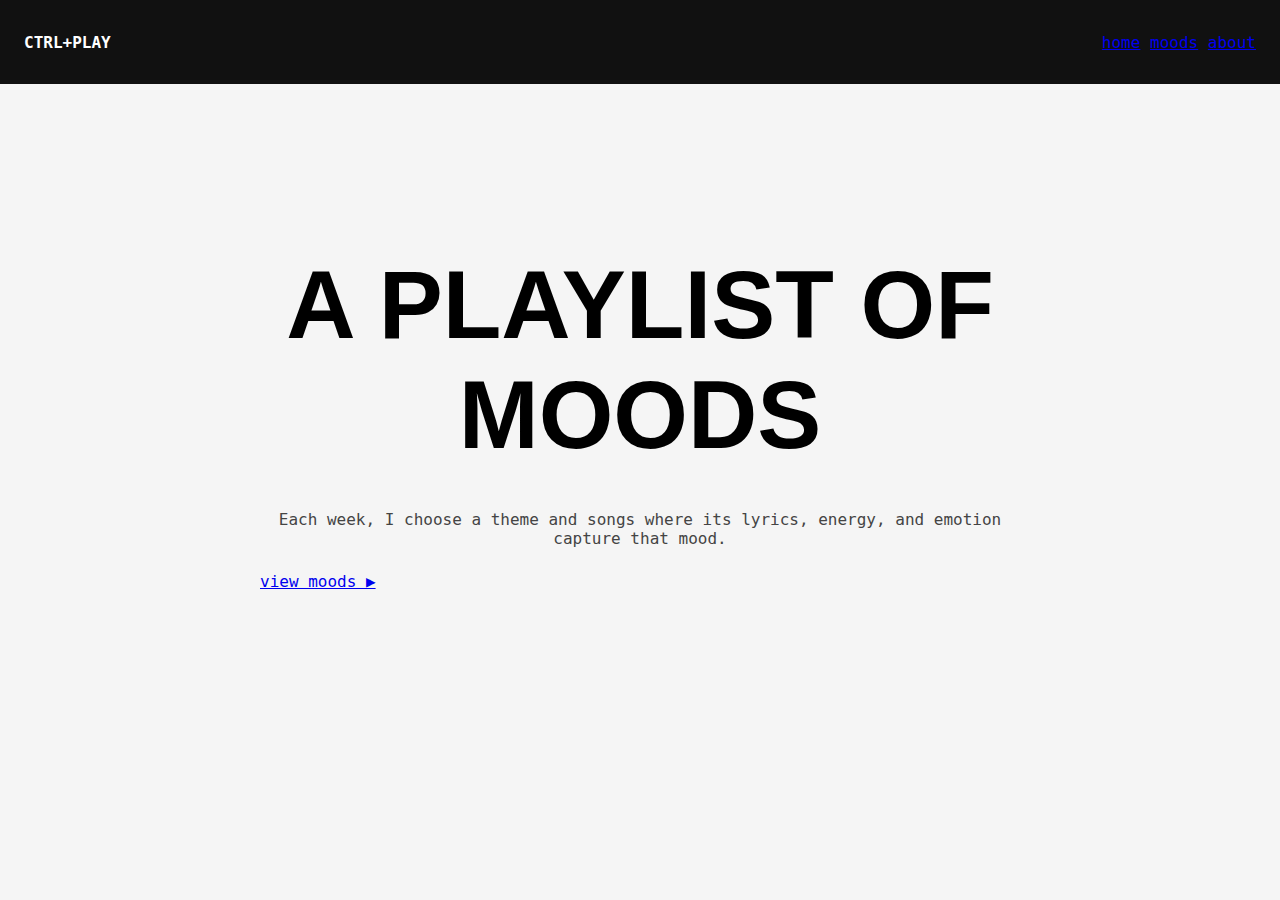
<file: project2-holding-position/index.html>
<!DOCTYPE html>
<html lang="en">
    <head>
        <meta charset="UTF-8">
        <meta name="viewport" content="width=device-width, initial-scale=1.0"> 

        <title>CTRL+PLAY - home</title>

        <link rel="stylesheet" href="style.css">

    </head>
    <body>
        <header class="nav">
        <div class="nav">
            <div class="nav-left">CTRL+PLAY</div>
            <nav class="nav-right">
                <a href="home.html">home</a>
                <a href="moods.html">moods</a>
                <a href="about.html">about</a>
            </nav>
        </div>
        </header>

        <main class="container">
            <section class="hero">
                <h1>A PLAYLIST OF MOODS</h1>
                <p>Each week, I choose a theme and songs where its lyrics, energy, and emotion capture that mood.</p>
                <a class="btn" href="moods.html"> view moods ▶</a>
            </section>
        </main>
    </body>
</html>
</file>
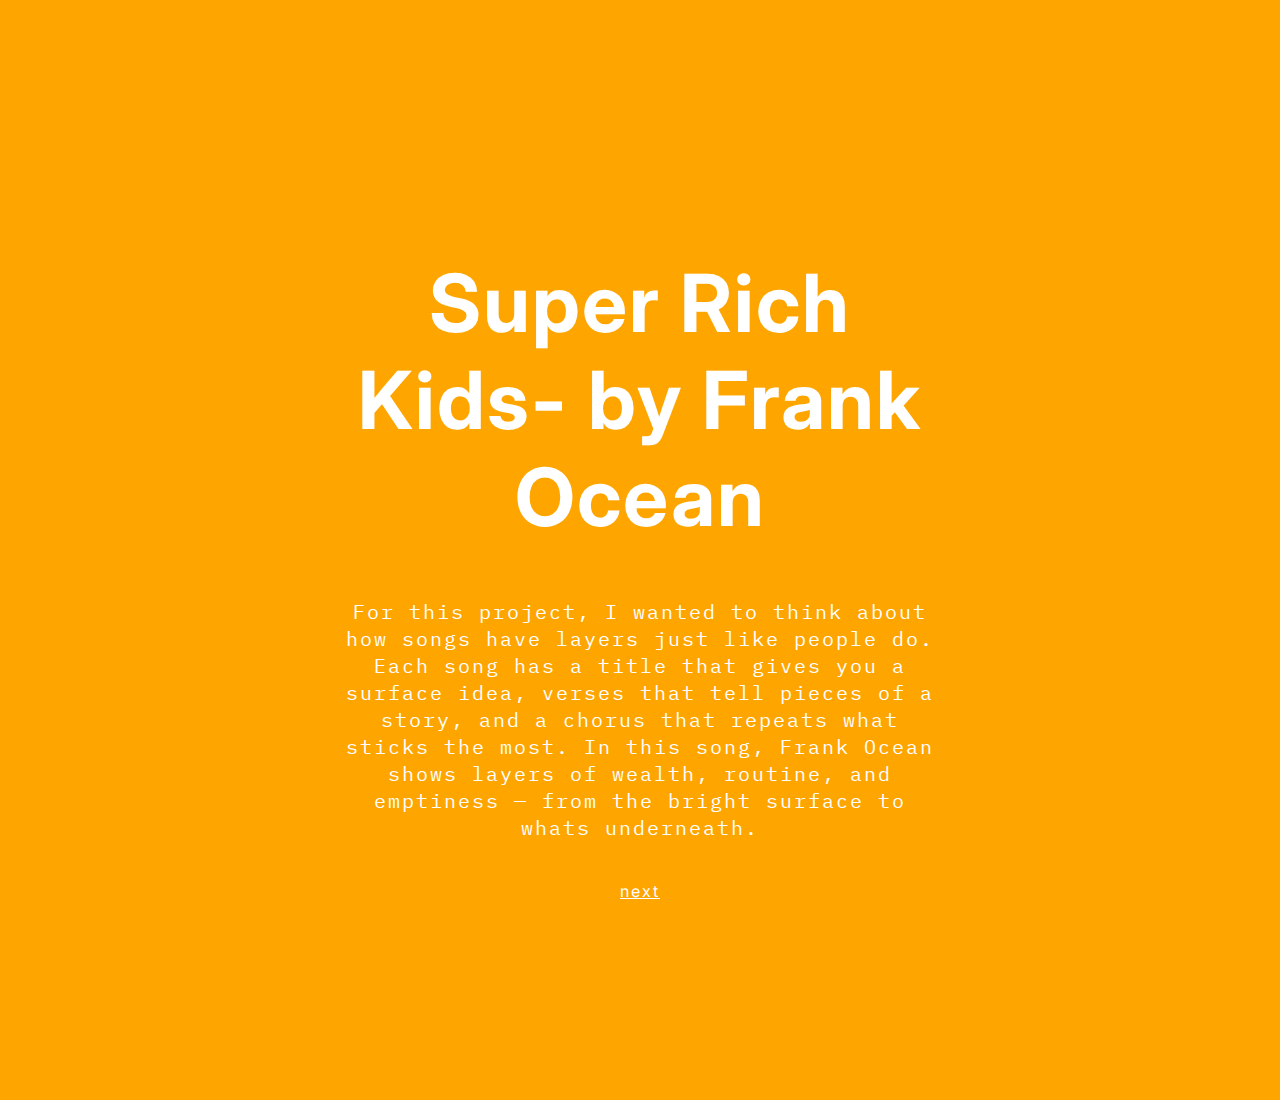
<file: project4-layers/index.html>
<!DOCTYPE html>
<html lang="en">
    <head>
        <link rel="stylesheet" href="styles.css">
        <meta charset="UTF-8">
        <meta name="viewport" content="width=device-width, initial-scale=1.0"> 
        <title>Super Rich Kids/Layers</title>
        <link rel="preconnect" href="https://fonts.googleapis.com">
<link rel="preconnect" href="https://fonts.gstatic.com" crossorigin>
<link href="https://fonts.googleapis.com/css2?family=Gruppo&family=IBM+Plex+Mono:ital,wght@0,100;0,200;0,300;0,400;0,500;0,600;0,700;1,100;1,200;1,300;1,400;1,500;1,600;1,700&family=Inter:ital,opsz,wght@0,14..32,100..900;1,14..32,100..900&family=Press+Start+2P&family=Raleway:ital,wght@0,100..900;1,100..900&family=Rubik+Mono+One&display=swap" rel="stylesheet">
    </head>
    <body>

        <section class="layer" id="layer-title">

            <div class="content">
                <h1>Super Rich Kids- by Frank Ocean </h1>
                    <p>For this project, I wanted to think about how songs have layers just like people do.
        Each song has a title that gives you a surface idea, verses that tell pieces of a story,
        and a chorus that repeats what sticks the most. In this song,
        Frank Ocean shows layers of wealth, routine, and emptiness — from the bright surface to whats underneath.</p>
       

                    <a href="#layer-verse">next</a>
                </div>
            </section>

            <section class="layer" id="layer-verse">
                <div class="content featured-layer">
                    <h1>verse</h1>
                     <p>Start my day up on the roof. There's nothing like this type of view. Point the clicker at the tube. I prefer expensive news. New car, new girl, new ice, new glass. New watch, good times, babe, it's good times, yeah. She wash my back three times a day (Dyn-O-Mite). This shower head feels so amazin'. We'll both be high, the help don't stare. They just walk by, they must don't care. A million one, a million two. A hundred more will never do</p>
                        <a href="#layer-chorus">next</a>
                         <p class="insight">
  This verse looks glamorous on the surface, but it is really about how wealth turns into routine — everything feels new, yet nothing actually satisfies rich kids.The kids are constantly used to getting the best of everything whenever they want, making such items lose their value. A new car or a new girl could be sources of pleasure for a poorer person, but to the kids, who want for nothing, such things are commonplace.
</p>
                    </div>
                    </section>

                    <section class="layer" id="layer-chorus">
                        <div class="content">
                            <h1>chorus</h1>
                             <p>Too many bottles of this wine we can't pronounce. Too many bowls of that green, no Lucky Charms. The maids come around too much. Parents ain't around enough. Too many joy rides in daddy's Jaguar. Too many white lies and white lines. Super rich kids with nothin' but loose ends. Super rich kids with nothin' but fake friends.</p>
                            <a href="#layer-title">back</a>
                            <p class="insight2">
The phrase “loose ends” has some different meanings: these kids have all kinds of loose cash to spend, but that cash cannot solve a lot of their problems.Kids might be rich, but they’re often poor in terms of true friends. That’s because a lot of their friends are just people who want to chill with someone who has nice things. It just goes to show that being rich and having money is not everything.                           </p>
                            </div>
                    </section>    

    </body>
</html>
</file>
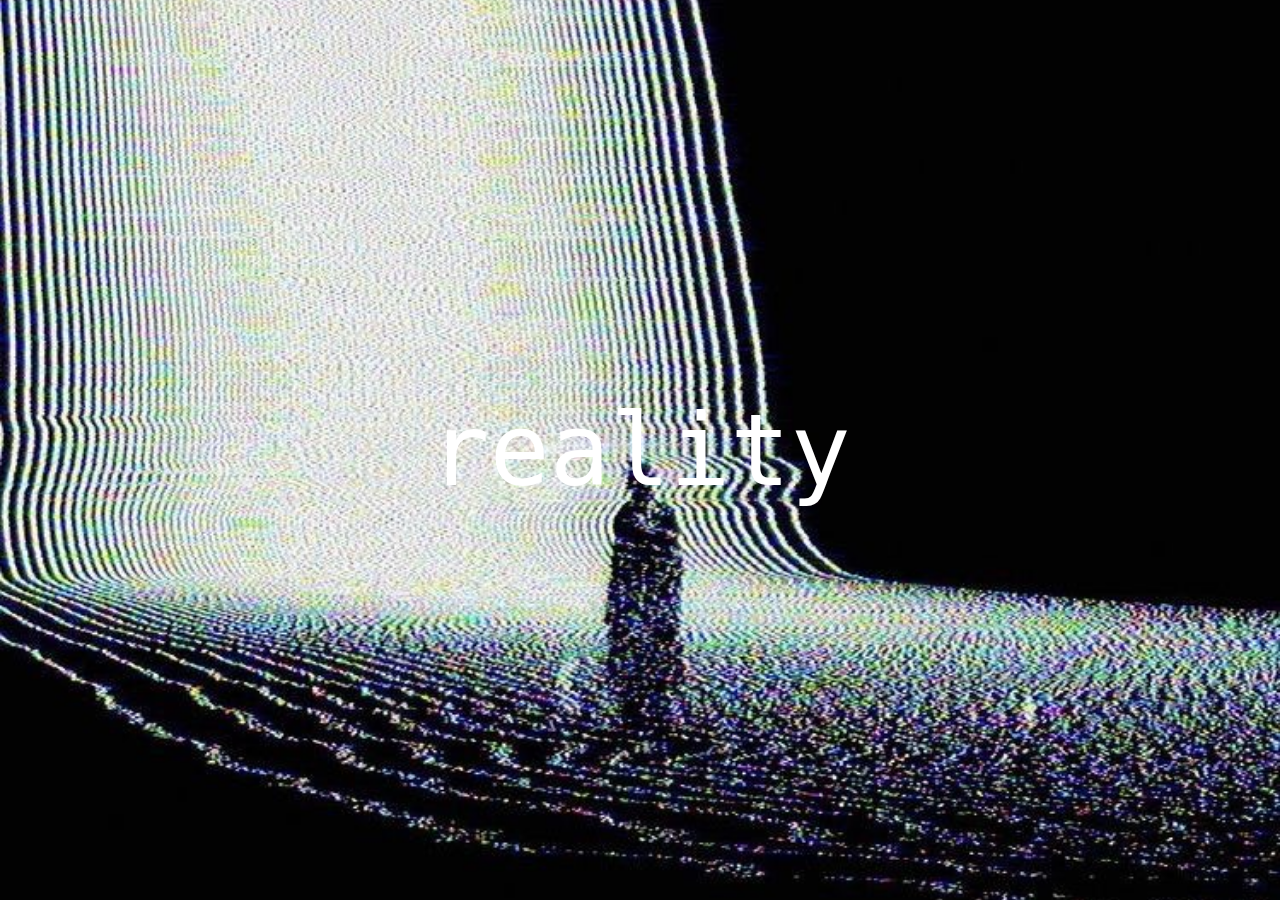
<file: project1-hyperlink-poem/from.html>
<!DOCTYPE html>
<html>
    <head>
        <title>from</title>
        <link rel="stylesheet" href="style.css">
    </head>
    <body style="background-image: url('reality.JPG');">
        <a href="reality.html">reality</a>
    </body>
</html>
</file>
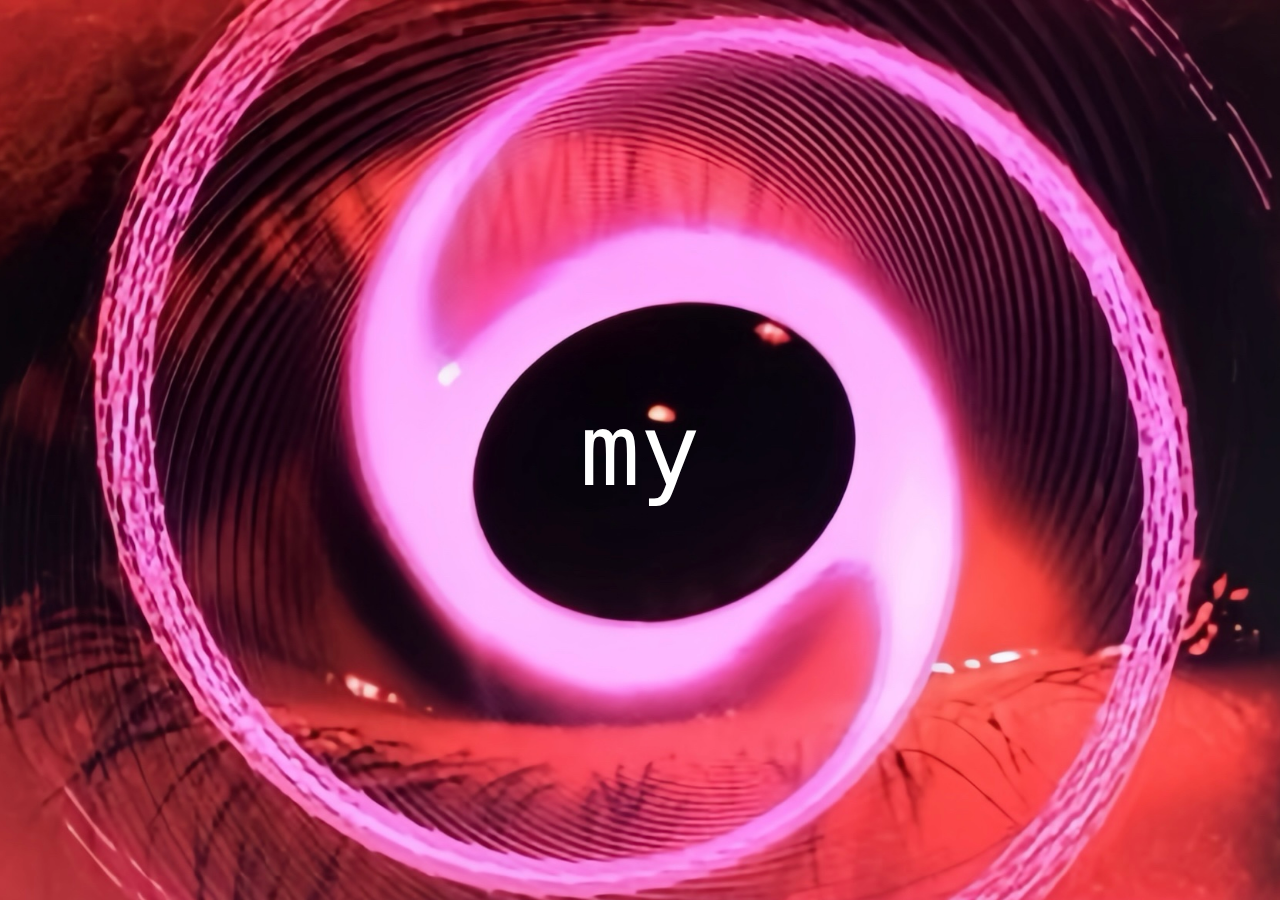
<file: project1-hyperlink-poem/is.html>
<!DOCTYPE html>
<html>
    <head>
        <title>music is my escape</title>
        <link rel="stylesheet" href="style.css">
    </head>
    <body style="background-image: url('my.jpg');">
        <a href="my.html">my</a>
    </body>
</html>
</file>
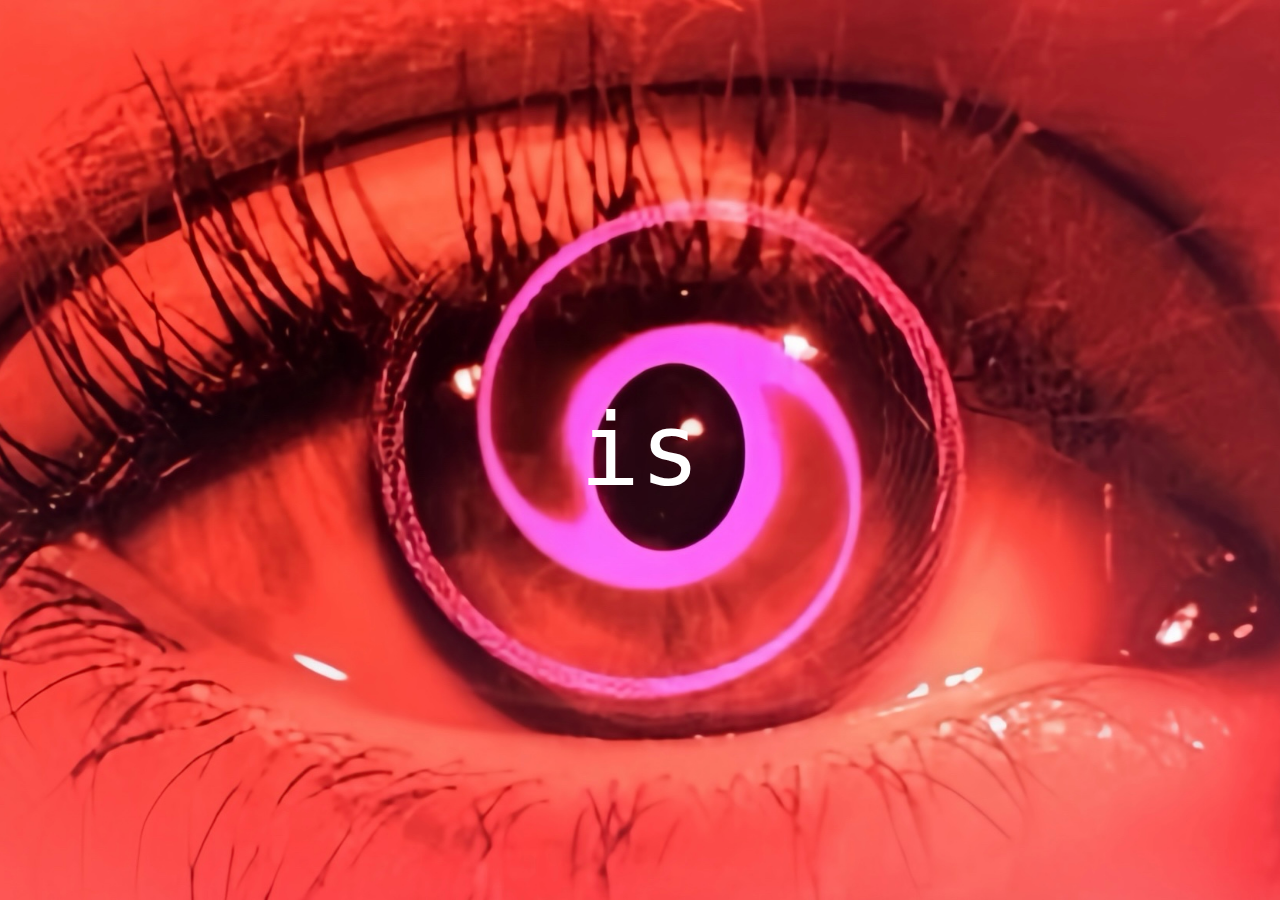
<file: project1-hyperlink-poem/music.html>
<!DOCTYPE html>
<html>
    <head>
        <title>music is my escape</title>
        <link rel="stylesheet" href="style.css">
    </head>
    <body style="background-image: url('is.jpg');">
        <a href="is.html">is</a>
    </body>
</html>
</file>
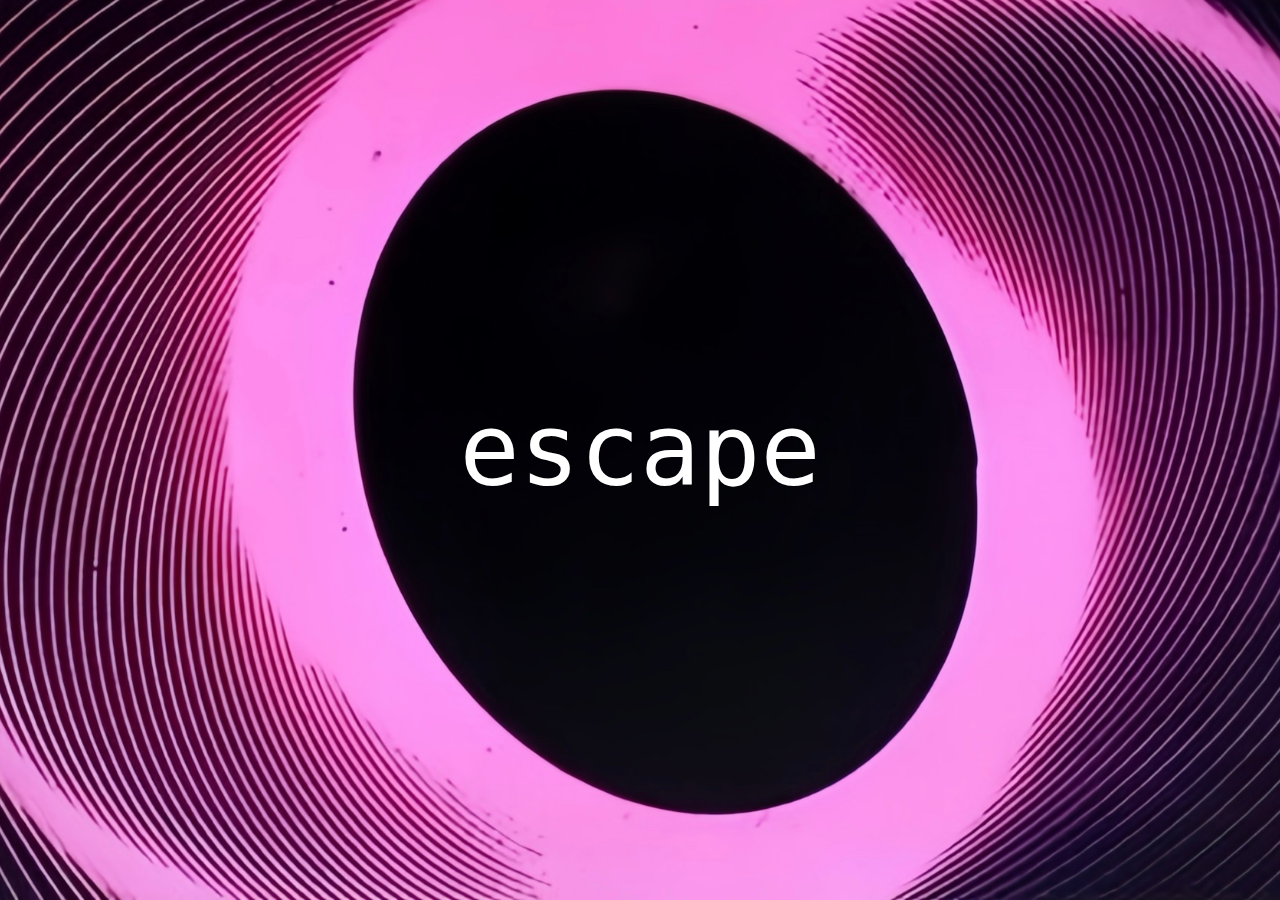
<file: project1-hyperlink-poem/my.html>
<!DOCTYPE html>
<html>
    <head>
        <title>music is my escape</title>
        <link rel="stylesheet" href="style.css">
    </head>
    <body style="background-image: url('escape.jpg');">
        <a href="escape.html">escape</a>
    </body>
</html>
</file>
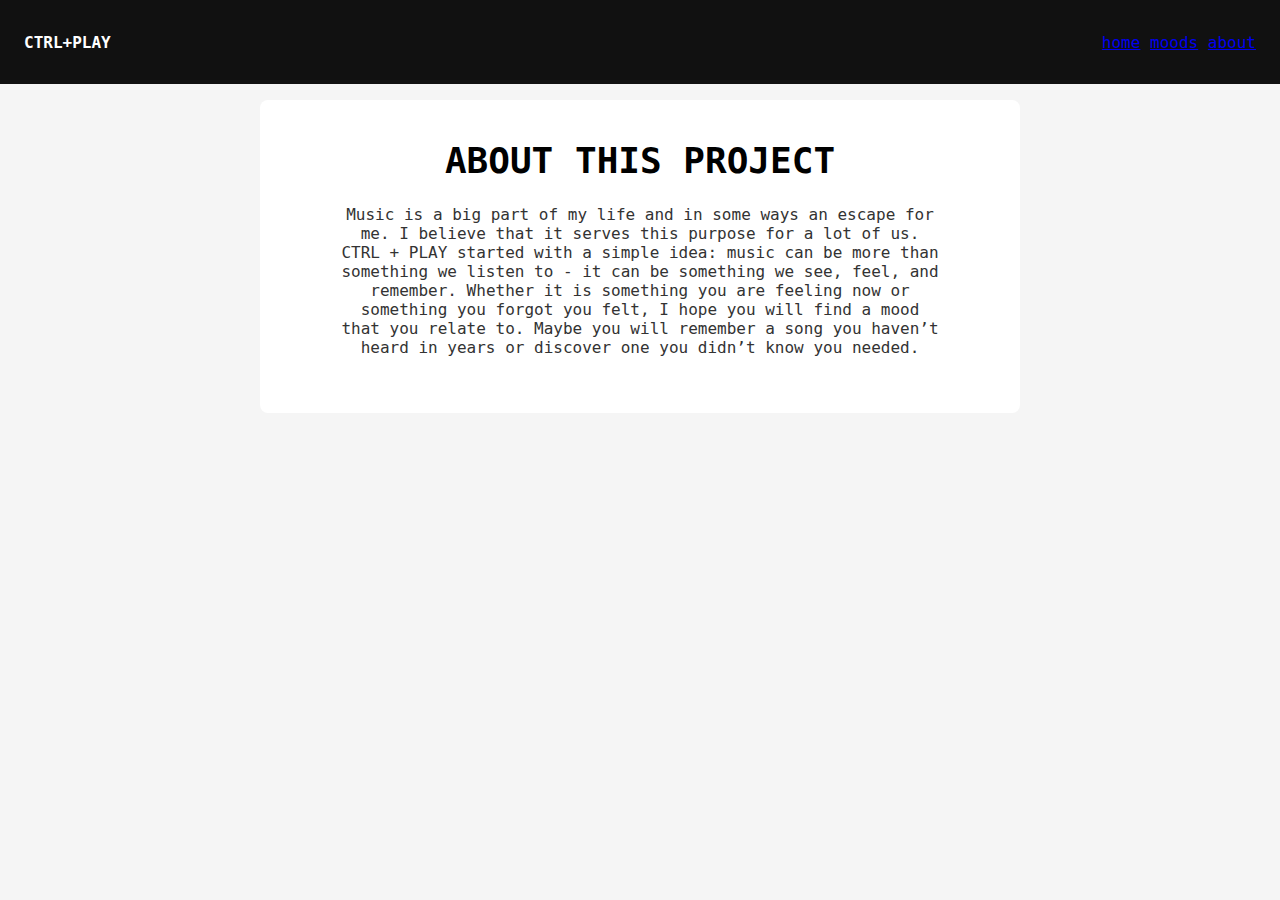
<file: project2-holding-position/about.html>
<!DOCTYPE html>
<html lang="en">
    <head>
        <meta charset="UTF-8">
        <meta name="viewport" content="width=device-width, initial-scale=1.0"> 
        <title>CTRL + PLAY - about</title>
        <link rel="stylesheet" href="style.css">
     </head>
    <body>
        <header class="nav">
        <div class="nav">
            <div class="nav-left">CTRL+PLAY</div>
            <nav class="nav-right">
                <a href="home.html">home</a>
                <a href="moods.html">moods</a>
                <a href="about.html">about</a>
            </nav>
        </header>

        <main class="container">
            <section class="about">
                <h1>ABOUT THIS PROJECT</h1>
                <p>Music is a big part of my life and in some ways an escape for me. I believe that it serves this purpose for a lot of us. CTRL + PLAY started with a simple idea: music can be more than something we listen to - it can be something we see, feel, and remember. 

Whether it is something you are feeling now or something you forgot you felt, I hope you will find a mood that you relate to. Maybe you will remember a song you haven’t heard in years or discover one you didn’t know you needed. </p>
          <section>
</main>

    </body>
</html>
</file>
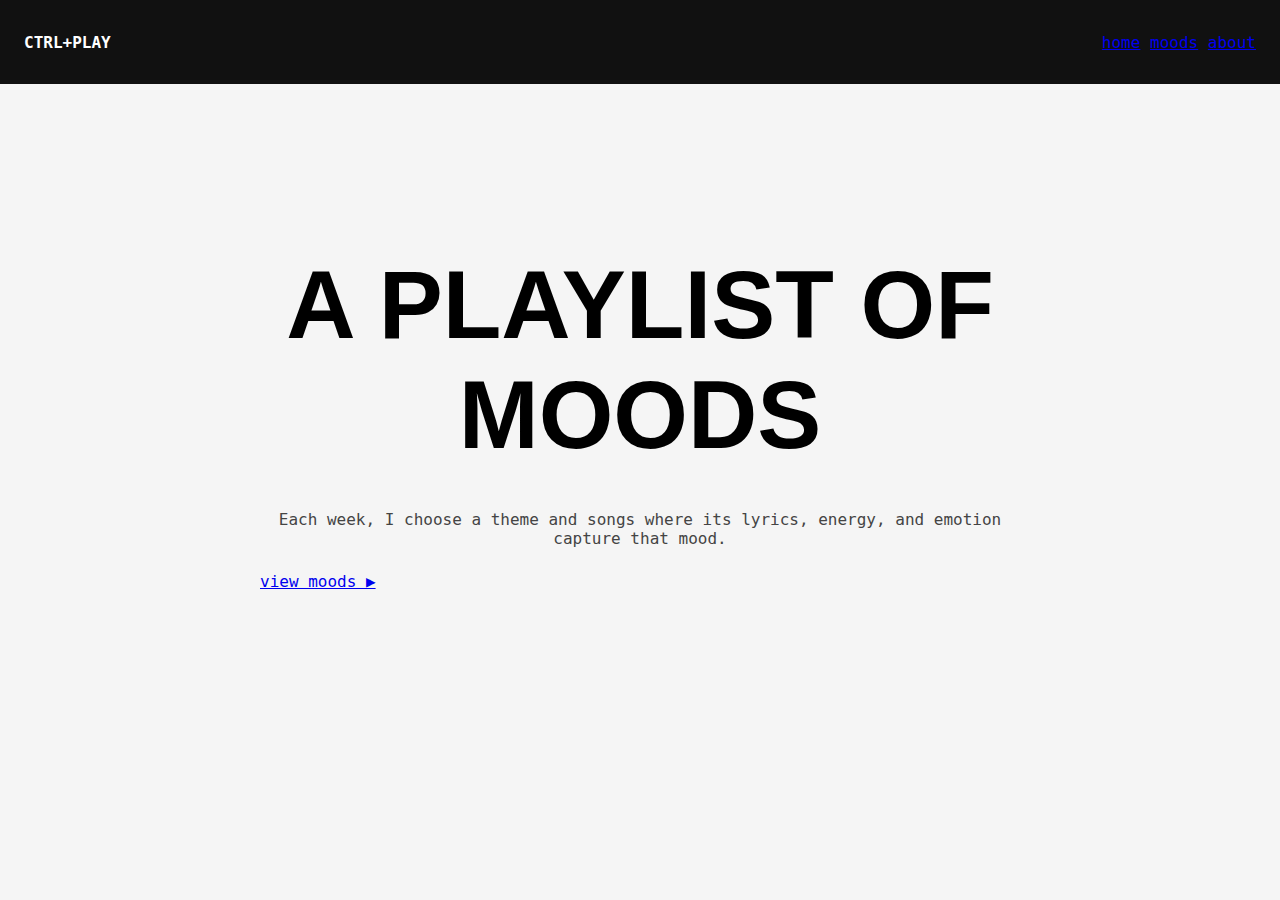
<file: project2-holding-position/home.html>
<!DOCTYPE html>
<html lang="en">
    <head>
        <meta charset="UTF-8">
        <meta name="viewport" content="width=device-width, initial-scale=1.0"> 

        <title>CTRL+PLAY - home</title>

        <link rel="stylesheet" href="style.css">

    </head>
    <body>
        <header class="nav">
        <div class="nav">
            <div class="nav-left">CTRL+PLAY</div>
            <nav class="nav-right">
                <a href="home.html">home</a>
                <a href="moods.html">moods</a>
                <a href="about.html">about</a>
            </nav>
        </div>
        </header>

        <main class="container">
            <section class="hero">
                <h1>A PLAYLIST OF MOODS</h1>
                <p>Each week, I choose a theme and songs where its lyrics, energy, and emotion capture that mood.</p>
                <a class="btn" href="moods.html"> view moods ▶</a>
            </section>
        </main>
    </body>
</html>
</file>
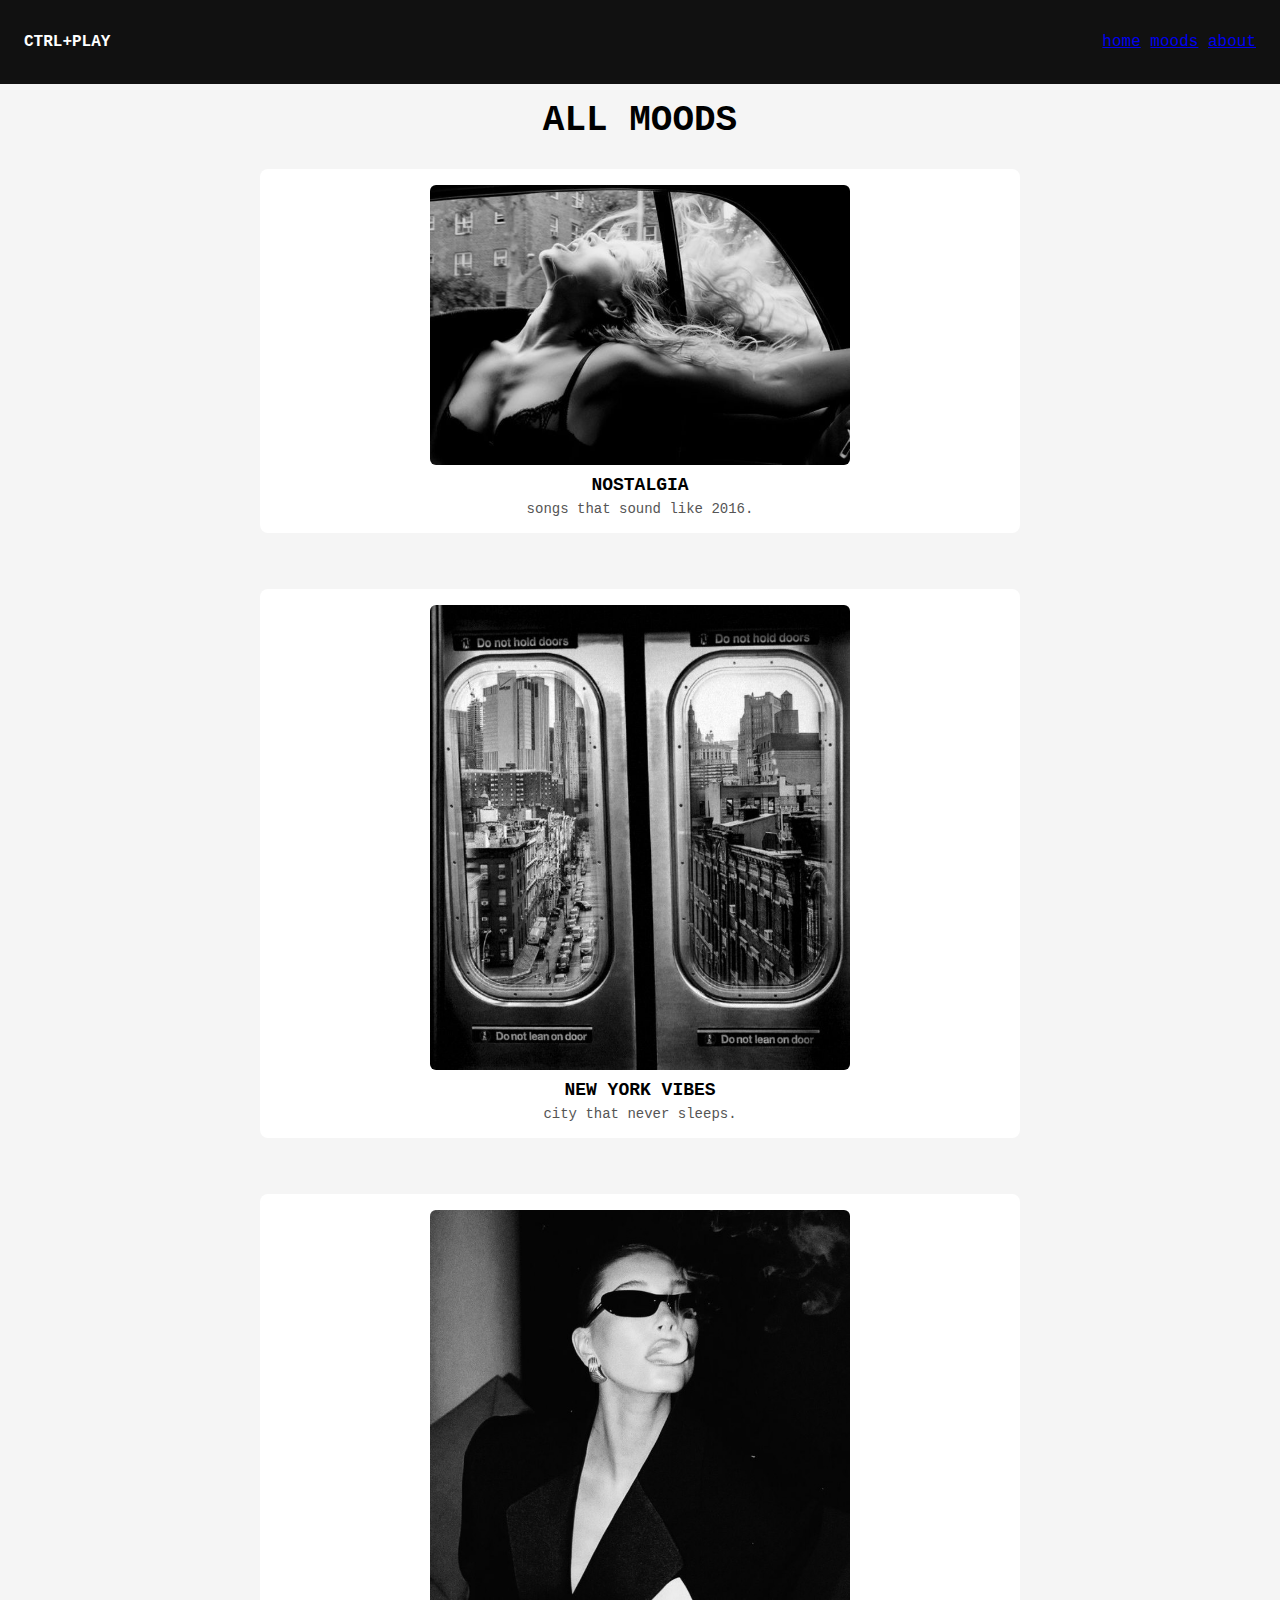
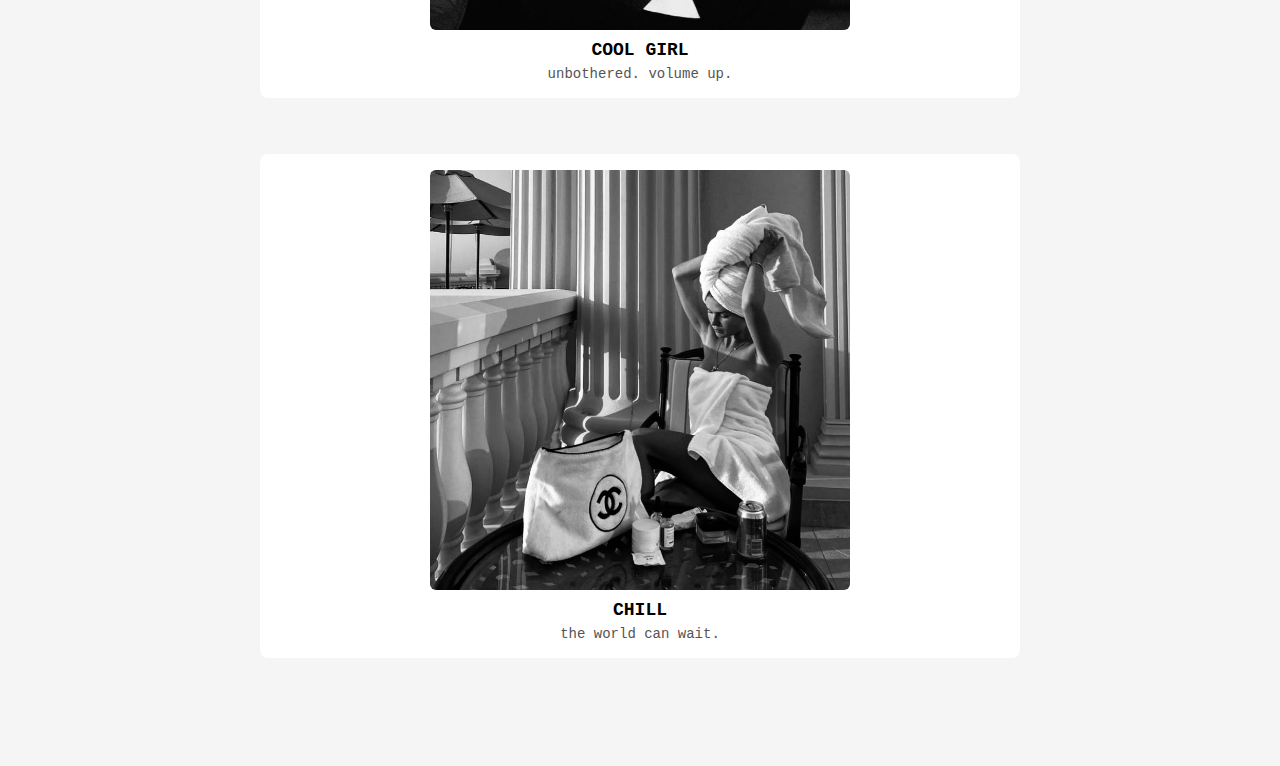
<file: project2-holding-position/moods.html>
<!DOCTYPE html>
<html lang="en">
    <head>
        <meta charset="UTF-8">
        <meta name="viewport" content="width=device-width, initial-scale=1.0"> 
        <title>CTRL+PLAY -moods</title>
        <link rel="stylesheet" href="style.css">
    </head>
    <body>
        <header class="nav">
        <div class="nav">
            <div class="nav-left">CTRL+PLAY</div>
            <nav class="nav-right">
                <a href="home.html">home</a>
                <a href="moods.html">moods</a>
                <a href="about.html">about</a>
            </nav>
        </header>

        <main class="container">
            <h1 class="page-title">ALL MOODS</h1>

            <div class="mood">
                <img src="img/nostalgia.jpg" alt="Nostalgia"/>
                <h3>NOSTALGIA</h3>
                <p>songs that sound like 2016.</p>
            </div>

             <div class="mood">
                <img src="img/newyork.jpg" alt="New York Vibes"/>
                <h3>NEW YORK VIBES</h3>
                <p>city that never sleeps.</p>
            </div>

             <div class="mood">
                <img src="img/coolgirl.jpg" alt="Cool Girl"/>
                <h3>COOL GIRL</h3>
                <p>unbothered. volume up.</p>
            </div>

             <div class="mood">
                <img src="img/chill.jpg" alt="Chill"/>
                <h3>CHILL</h3>
                <p>the world can wait.</p>
            </div>
        </main>
    </body>
</html>
</file>
<file: project2-holding-position/style.css>
* {box-sizing: border=box; margin: 0; padding: 0;}


/* Code adapted from https://www.w3schools.com/howto/howto_css_full_page.asp/ */
body {
  /* The image used */
  background-image: url("img/background.jpg");

  /* Full height */
  height: 100%;

  /* Center and scale the image nicely */
  background-position: center;
  background-repeat: no-repeat;
  background-size: cover;
}

/* end code adapted from https://www.w3schools.com/howto/howto_css_full_page.asp/*/
body {
    font-family:  "IBM Plex Mono", monospace;
    background: #f5f5f5;
    color: #111"
}

.nav {
    position: fixed;
    top: 0; left: 0; right: 0;
    height: 60px;
    background: #111;
    color: #fff;
    display: flex;
    align-items: center;
    justify-content: space-between;
    padding: 12px 24px;
    z-index: 1000;
}
.nav-left {
    color: #fff;
    font-weight: bold;
    font-size: 16px;
}
.nav right a {
    color: #fff;
    text-decoration: none;
    font-size: 14px;
    display: flex;
    gap: 32px;
    
}

.container {
    max-width: 760px;
    margin: 0 auto;
    padding: 100px 24px 48px;
}

.hero h1 {
    font-size: 96px;
    font-weight: bold;
    margin-bottom: 40px;
    text-align: center;
     margin-top: 150px;
     font-family: "Inter", sans-serif;
}
.hero p {
    color: #444;
    font-size: 16px;
    margin-bottom: 24px;
    text-align: center;
}
.button {
    display: inline-block;
    background: #111;
    color: #fff;
    padding: 14px 28px;
    border-radius: 8px;
    text-decoration: none;
    font-weight: bold;
    font-size: 18px;
    margin-top: 16px;
   
}

.page-title {
    text-align: center;
    font-size: 36px;
    font-weight: bold;
    margin-bottom: 28px;
}
.mood {
    text-align: center;
    margin-bottom: 56px;
    background: #fff;
    padding: 16px;
    border-radius: 8px;
}
.mood img {
    width: 100%;
    max-width: 420px;
    height: auto;
    border-radius: 6px;
    margin: 0 auto 10px;
    display: block;
}
.mood h3 {
    font-size: 18px;
    font-weight: bold;
    margin: 6px 0;
}
.mood p {
    font-size: 14px;
    color: #555;
}
.about {
    background: #fff;
    padding: 40px;
    border-radius: 8px;
    text-align: center;
}
.about h1 {
    font-size: 36px;
    margin-bottom: 24px;
    font-weight: bold;
}
.about p {
    font-size: 16px;
    color: #333;
    margin-bottom: 16px;
    max-width: 600px;
    margin-left: auto;
    margin-right: auto;
}
   a{
    text-align:center;
   }
</file>
<file: project4-layers/styles.css>
body {
  margin: 0;
  font-family: "Inter", sans-serif;
  text-align: center;
  letter-spacing: 2px;
  p.big {
  line-height: 3;
}
}


.layer {
  display: none;
  height: 100vh;
  padding-top: 200px;
  color: white;
}

#layer-title {
  background: orange;
  color: white;
  display: block;

}
#layer-verse {
  background: lightgray;
  color: black;
}
#layer-chorus {
  background: #696969;
}

p {
  font-family: "IBM Plex Mono", monospace;
  font-size:20px;
}
:target {
  display: block;
}


.content {
  max-width: 600px;
  margin: 0 auto;
}


h1 {
    font-size: 80px;
}

a {
  display: block;
  margin-top: 40px;
  color: inherit;
  text-decoration: underline;
}

.insight {
  margin-top: 60px;
  font-size: 14px;
  color: #666;
  font-style: italic;
  max-width: 600px;
  margin-left: auto;
  margin-right: auto;
}
.insight2 {
  margin-top: 60px;
  font-size: 14px;
  color: #292828;
  font-style: italic;
  max-width: 600px;
  margin-left: auto;
  margin-right: auto;
}

.featured-layer {
  border: 2px solid white;
  padding: 16px;
}
</file>
<file: project1-hyperlink-poem/style.css>
body{
    margin: 0;
    padding: 0;
    height: 100vh;
    background-size: cover;
    background-position: center;
    background-repeat: no-repeat;
    display: flex;
    justify-content: center;
    align-items: center;
  font-family: "IBM Plex Mono", monospace;
}
a{
    font-size: 100px;
    color: white;
    text-decoration: none;
    text-transform: lowercase;
}
.top-left {
    position: absolute;
    top: 40px;
    left: 40px;
    font-size: 150px;
}
</file>
